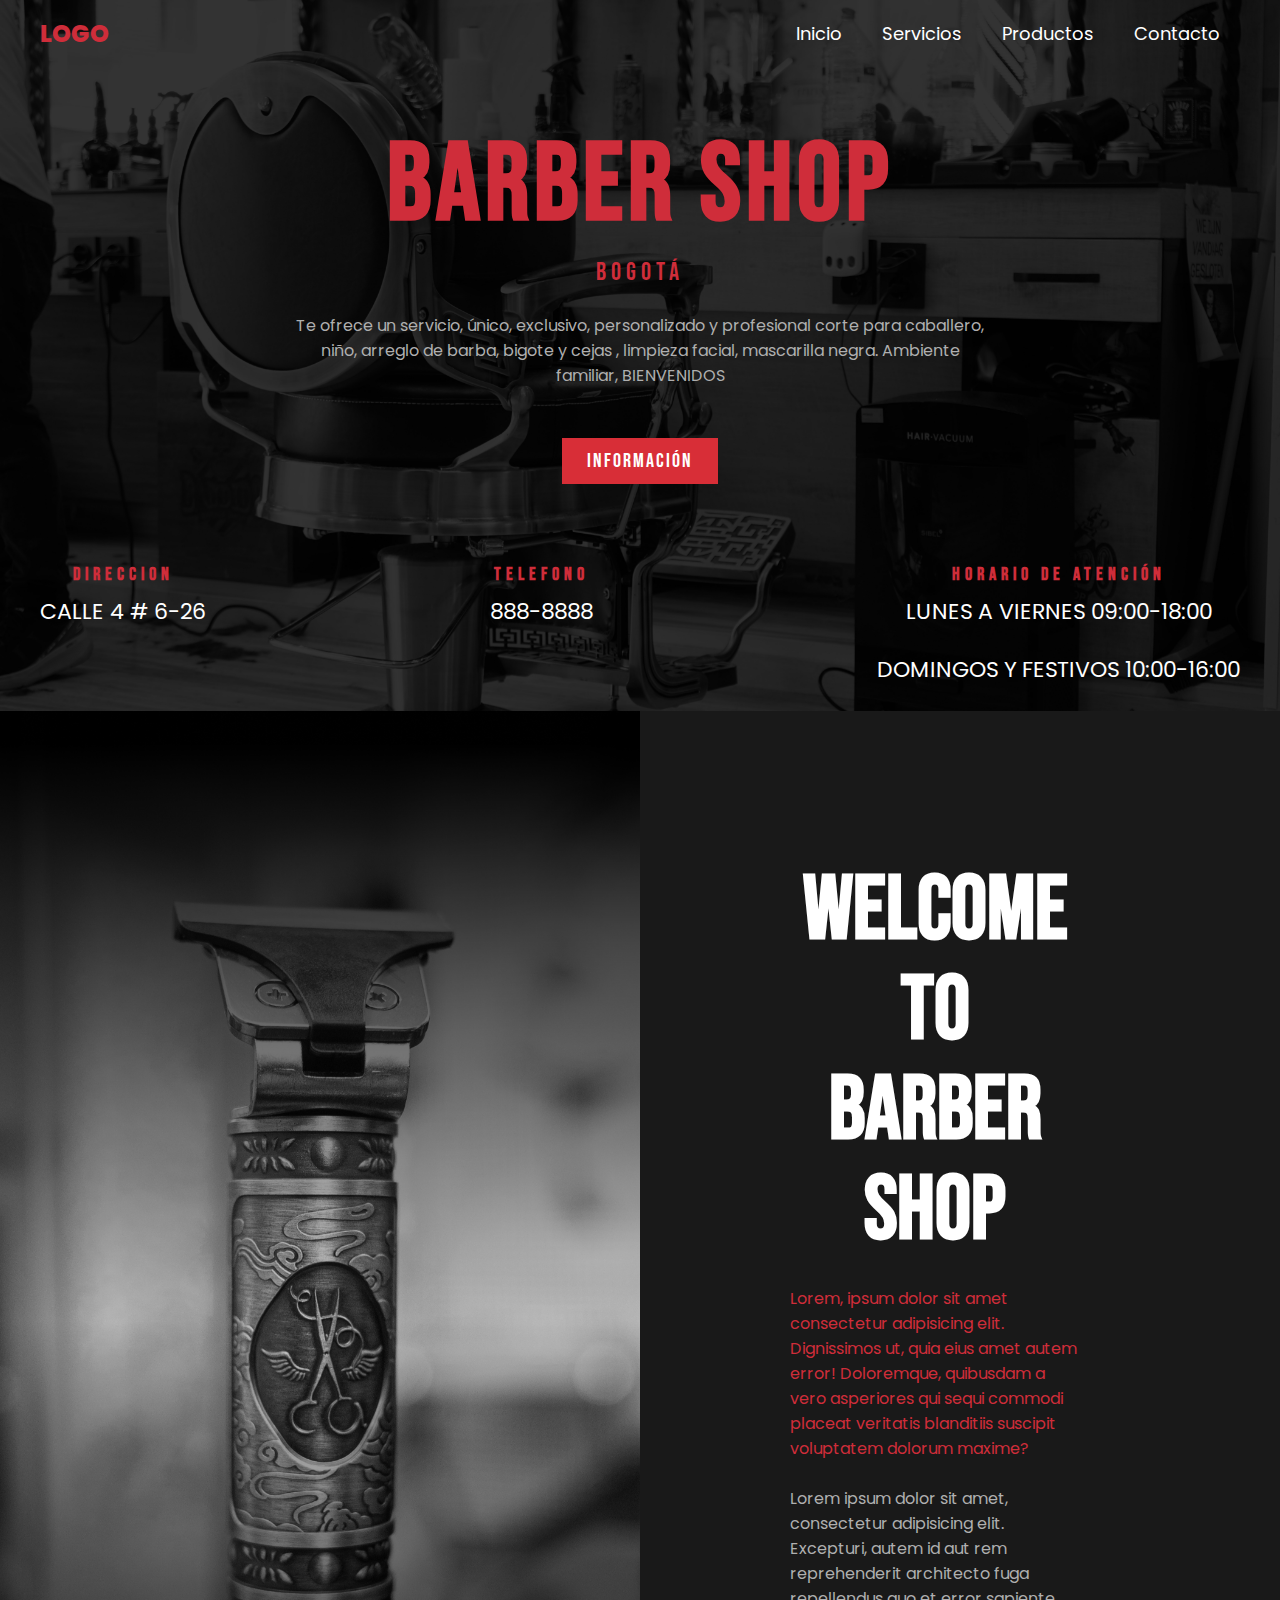
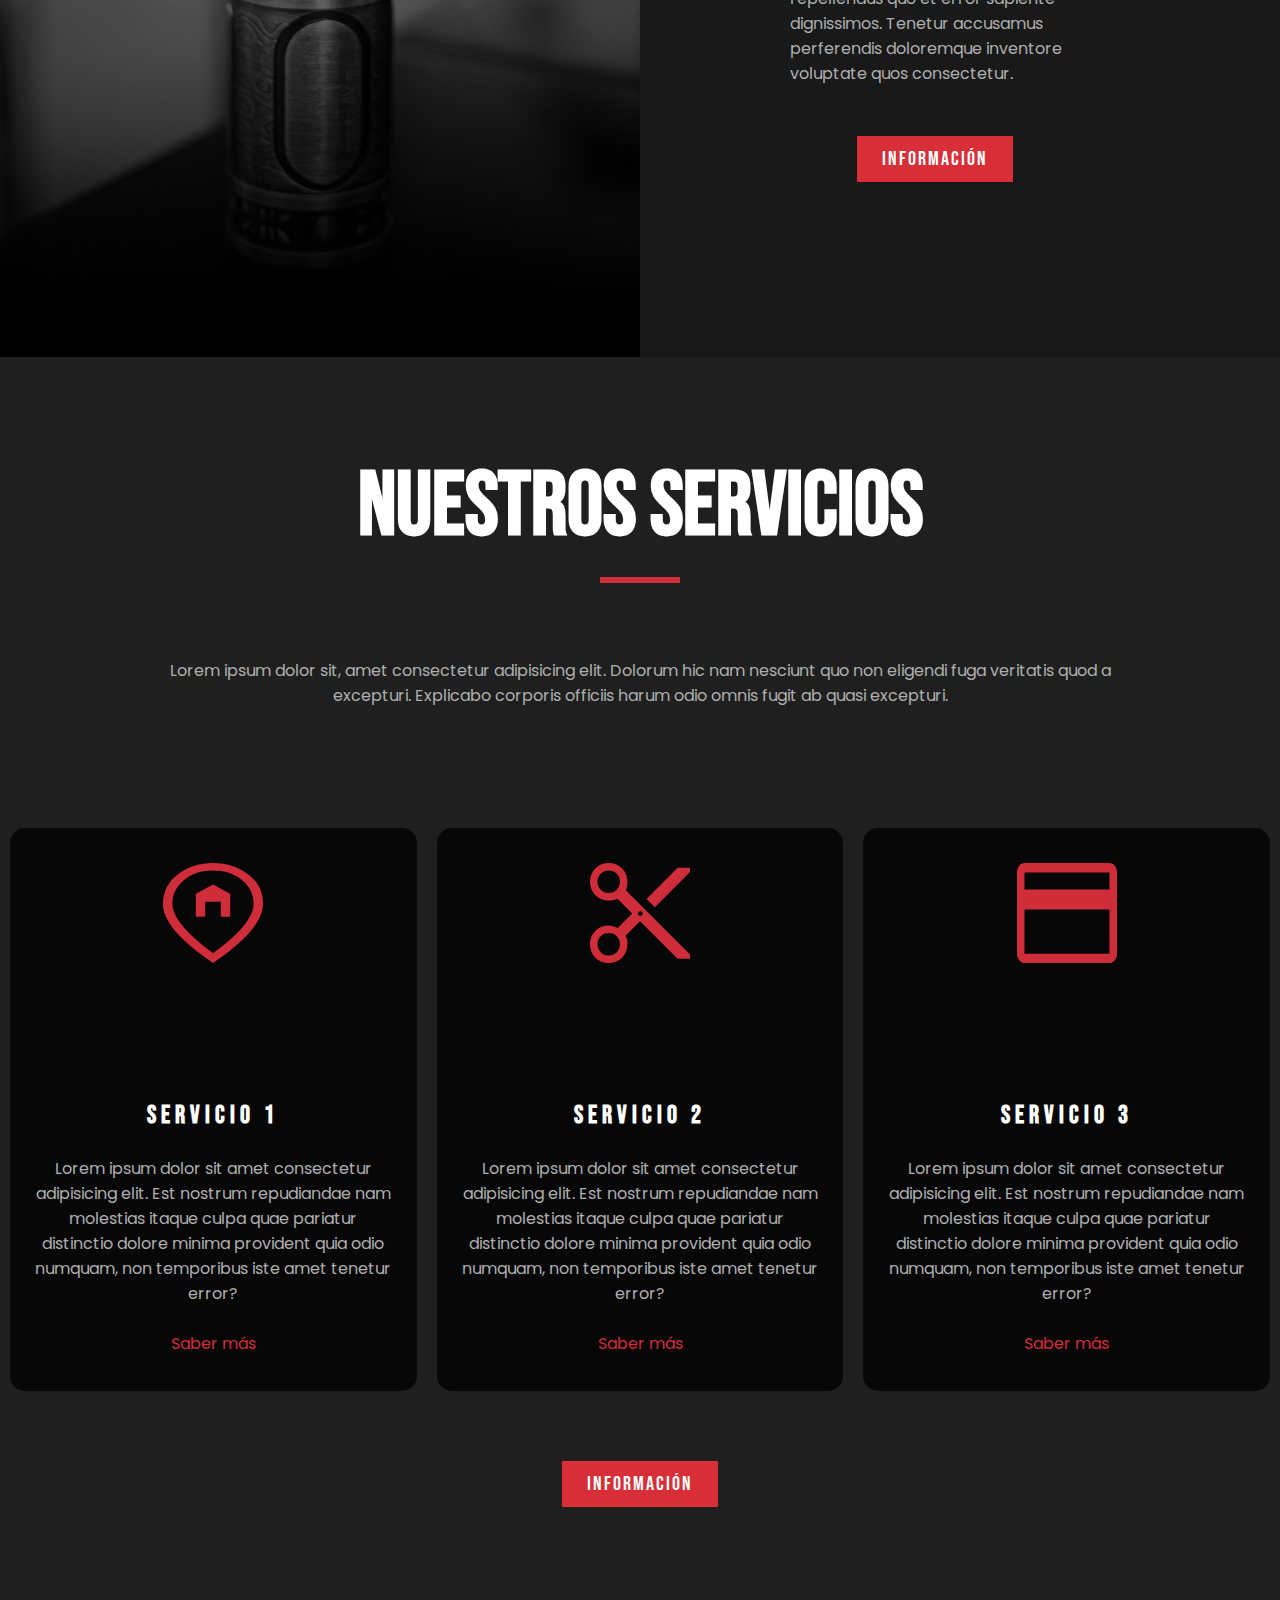
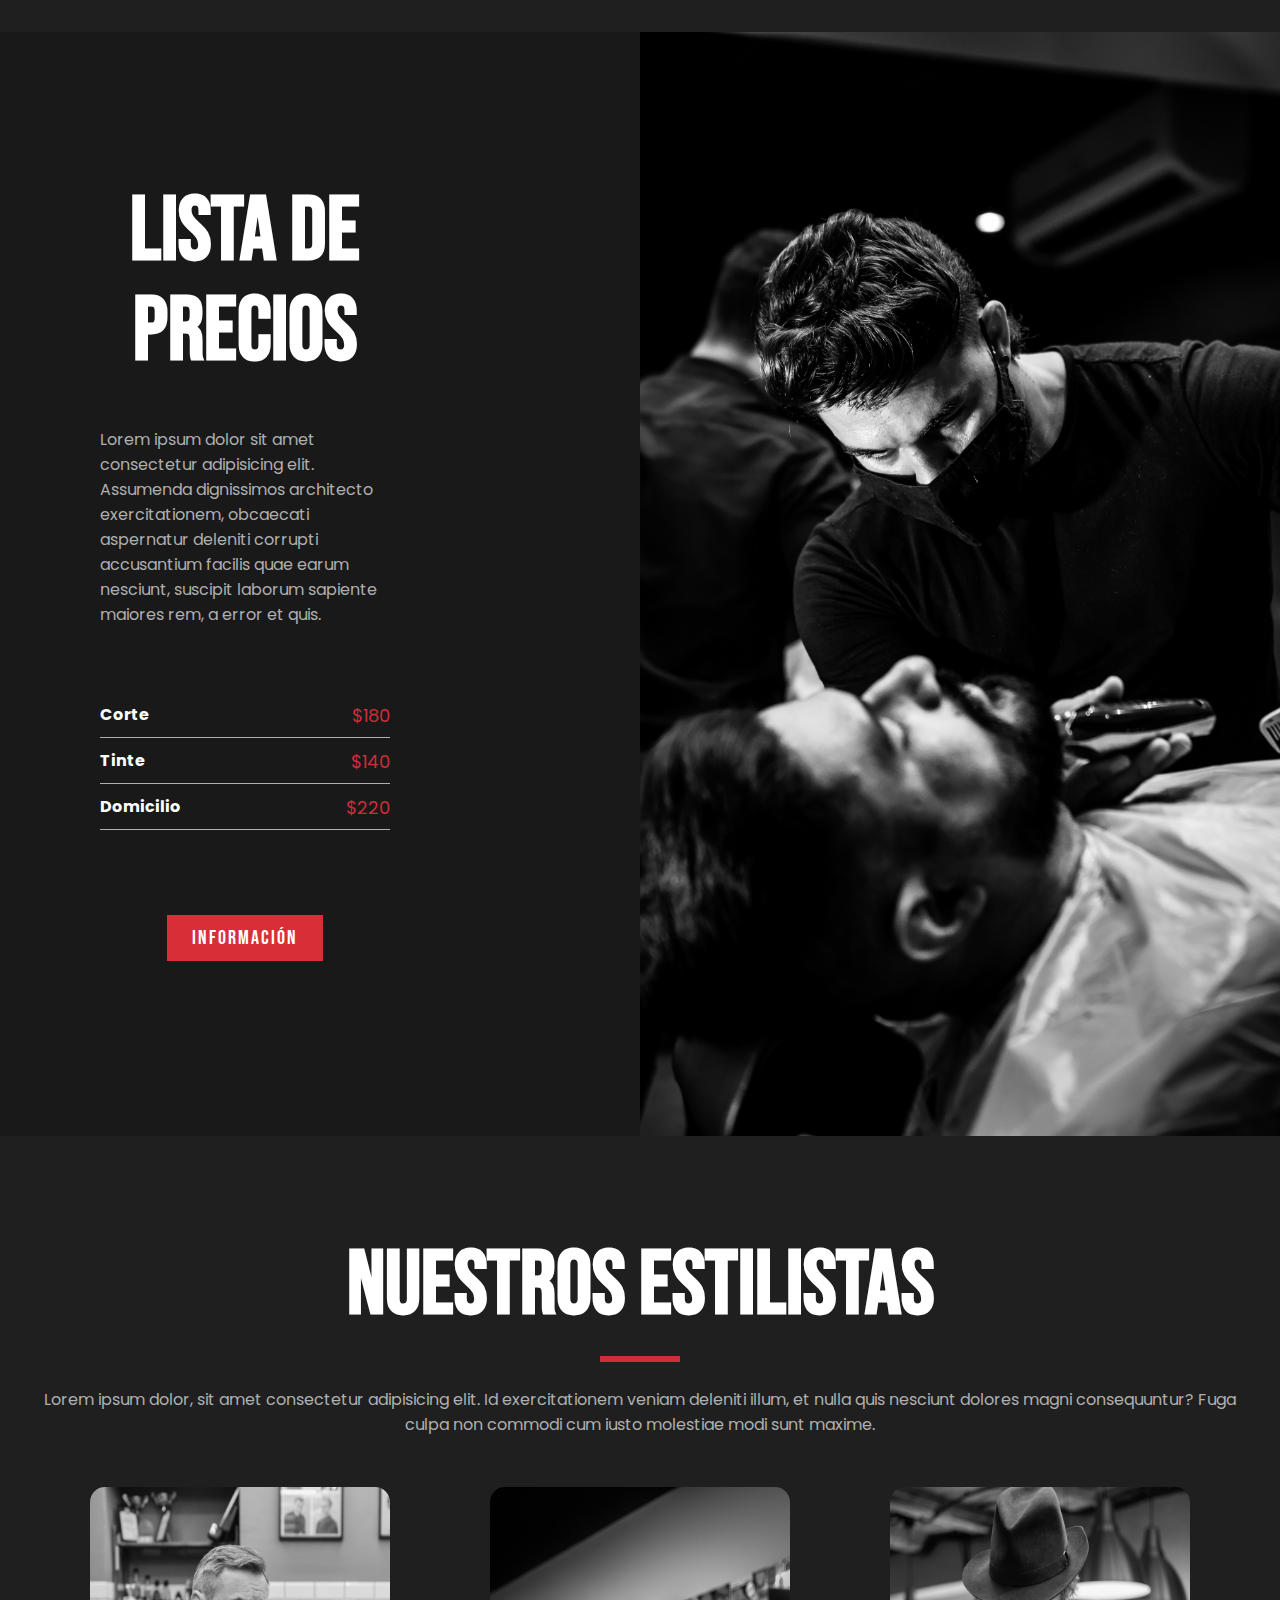
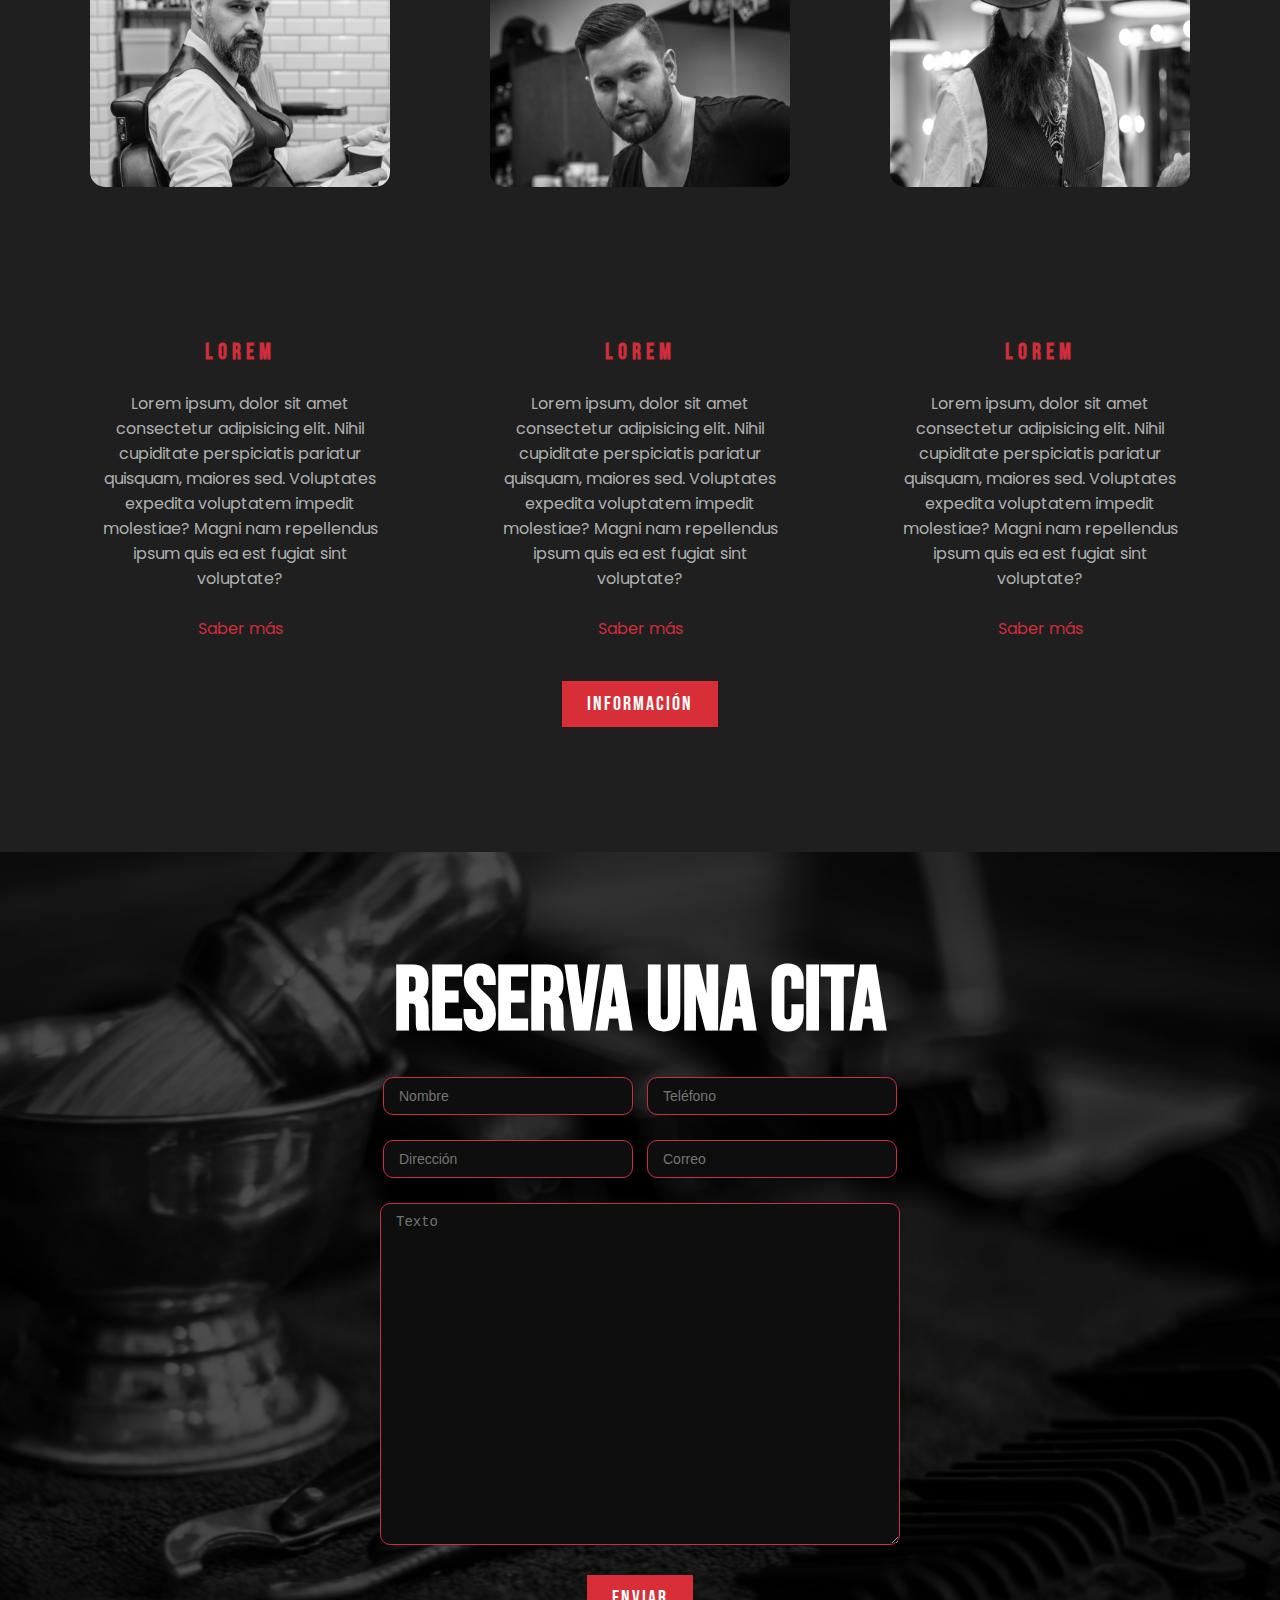
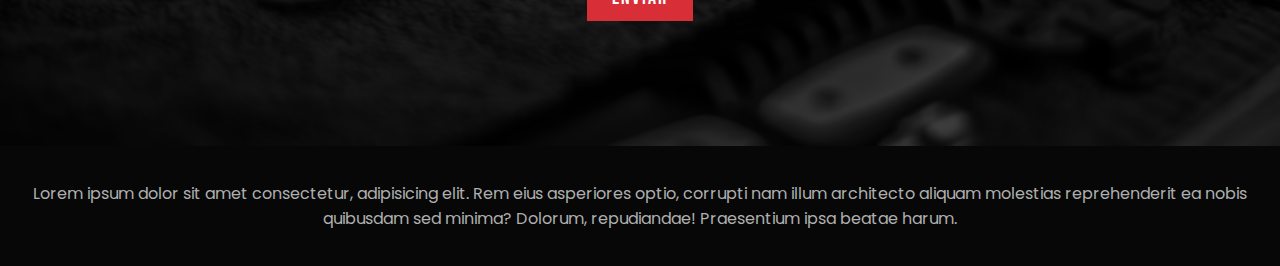
<file: index.html>
<!DOCTYPE html> <!--documento html-->
<html lang="es">    <!--documento html en español-->
<head><!--metadatos del documento-->
    <meta charset="UTF-8"><!--caracteres especiales para documentos en español-->
    <meta http-equiv="X-UA-Compatible" content="IE=edge"> <!--edge como navegador que abrirá el documento-->
    <meta name="viewport" content="width=device-width, initial-scale=1.0"><!--pantalla completa por defecto-->
    <title>Barber shop</title><!--título del documento en la barra de navegación-->
    <link rel="stylesheet" href="styles.css"><!--vínculo con archivo de estilos en css-->
</head><!--fin del header-->

<body><!--cuerpo del documento-->
    <header class="header"><!--etiqueta header se llama con .header-->
        <div class="menu container"><!--contenedor menu container-->
            <a href="#" class="logo">logo</a><!--enlace del logo para devolver al menú principal-->
            <input type="checkbox" id="menu"><!--input de tipo checkbox-->
            <label for="menu"><!--Asocia el al menú con el input checkbox-->
                <img src="images/menu.png" class="menu-icono" alt=""><!--Vincula la imagen con el label menú-->
            </label>
            <nav class="navbar"><!--barra de navegación-->
                <ul><!--inicio de una lista sin orden-->
                    <li><a href="#">Inicio</a></li><!--link de inicio-->
                    <li><a href="#">Servicios</a></li><!--vínculo para llevar a servicios-->
                    <li><a href="#">Productos</a></li><!--vínculo para llevar a productos-->
                    <li><a href="#">Contacto</a></li><!--vínculo para llevar a contactos-->
                </ul><!--fin de la lista sin orden-->
            </nav><!--fin de la barra de navegación-->
        </div><!--fin del contenedor menu container-->
        <div class="header-content container"><!--inicio contenedor header-content container-->
            <div class="header-txt"><!--inicio contenedor header-txt-->
                <h1>Barber shop</h1><!--título de la barbería-->
                <span>Bogotá</span><!--subtítulo-->
                <p><!--párrafo donde llevará descripción breve del negocio-->
                    Te ofrece un servicio, único, exclusivo, personalizado y profesional corte para caballero, 
                    niño, arreglo de barba, bigote y cejas , limpieza facial, mascarilla negra. Ambiente
                    familiar, BIENVENIDOS
                </p><!--fin del párrafo-->
                <a href="#" class="btn-1">Información</a><!--vínculo para obtener más información-->
            </div><!--fin del contenedor header-content container-->
            <div class="header-dir"><!--inicio contenedor header-dir, tiene 3 contenedores dir-->
                <div class="dir"><!--inicio contenedor dir-->
                    <h3>Direccion</h3><!--título dirección-->
                    <p>Calle 4 # 6-26</p><!--párrafo con la dirección del local-->
                </div><!--fin del contenedor header-dir-->
                <div class="dir"><!--Inicio contenedor dir-->
                    <h3>Telefono</h3><!--título con teléfono-->
                    <p>888-8888</p><!--número de teléfono de contacto-->
                </div><!--fin del contenedor dir-->
                <div class="dir"><!--otro contenedor dir-->
                    <h3>Horario de atención</h3><!--título horario de atención-->
                    <p>Lunes a viernes 09:00-18:00</p><!--Horario entre semana-->
                    <p>Domingos y festivos 10:00-16:00</p><!--Horario fines de semana-->
                </div><!--fin del contacto dir-->
            </div><!--Fin del contenedor header-dir-->
        </div><!--fin del contacto header-content container-->
    </header><!--fin del header-->
    <section class="welcome"><!--inicio sección welcome-->
        <div class="welcome-1"><!--contenedor welcome-1 vacío, va a tener una imagen de fondo-->
        </div><!--fin del contenedor welcome-1-->
        <div class="welcome-2"><!--inicio del contenedor welcome-2-->
            <h2>Welcome to barber shop</h2><!--Título de bienvenida-->
            <p class="b1"><!--párrafo b1-->
                Lorem, ipsum dolor sit amet consectetur adipisicing elit. Dignissimos ut, quia eius amet autem error!
                Doloremque, quibusdam a vero asperiores qui sequi commodi placeat veritatis blanditiis suscipit
                voluptatem dolorum maxime?<!--lorem debe ir una breve descripción de la barbería-->
            </p><!--cierre del párrafo b1-->
            <p><!--Inicia otro párrafo-->
                Lorem ipsum dolor sit amet, consectetur adipisicing elit. Excepturi, autem id aut rem reprehenderit
                architecto fuga repellendus quo et error sapiente dignissimos. Tenetur accusamus perferendis doloremque
                inventore voluptate quos consectetur.
            </p><!--finaliza otro párrafo-->
            <div class="welcome-boton"><!--Div contenedor para el botón de información-->
                <a href="#" class="btn-1">Información</a><!--botón de Información-->
            </div><!--finaliza el div contenedor del botón de información-->
        </div><!--finaliza el contenedor welcome-2-->
    </section><!--finaliza la sección welcome-->
    <main class="services-container"><!--Inicia la sección principal-->
        <div class="services-txt"><!--Inicia el contenedor services-txt-->
            <h2>Nuestros servicios</h2><!--título de Nuestros servicios-->
            <hr><!--línea-->
            <p><!--Inicia párrafo-->
                Lorem ipsum dolor sit, amet consectetur adipisicing elit. Dolorum hic nam nesciunt quo non eligendi fuga
                veritatis quod a excepturi. Explicabo corporis officiis harum odio omnis fugit ab quasi excepturi.
            </p><!--finaliza párrafo-->
        </div><!--finaliza el contenedor services-txt-->
        <div class="services-group"><!--Inicia el contenedor servicios group tiene los 3 contenedores de los servicios-->
            <div class="services-1"><!--Inicia el contenedor servicios-1 tiene una imagen, un título, un párrafo descriptivo y un vínculo de enlace-->
                <img src="images/i1.svg" alt=""><!--inserta la imagen i1 en el contenedor servicios-1-->
                <h3>servicio 1</h3><!--Título del primer servicio-->
                <p><!--Descripción del primer servicio-->
                    Lorem ipsum dolor sit amet consectetur adipisicing elit. Est nostrum repudiandae nam molestias
                    itaque culpa quae pariatur distinctio dolore minima provident quia odio numquam, non temporibus iste
                    amet tenetur error?
                </p><!--Finaliza el párrafo descriptivo del primer sevicio-->
                <a href="#">Saber más</a><!--vínculo de servicios-1-->
            </div><!--Finaliza el contenedor de servicios-1-->
            <div class="services-1"><!--Otro contenedor es idéntico porque pertenece a la misma clase-->
                <img src="images/i2.svg" alt=""><!--Imagen del servicio 2-->
                <h3>servicio 2</h3><!--Título del segundo servicio-->
                <p><!--Párrafo descriptivo del segundo servicio-->
                    Lorem ipsum dolor sit amet consectetur adipisicing elit. Est nostrum repudiandae nam molestias
                    itaque culpa quae pariatur distinctio dolore minima provident quia odio numquam, non temporibus iste
                    amet tenetur error?
                </p><!--Finaliza el párrafo descriptivo del segundo servicio-->
                <a href="#">Saber más</a><!--Vínculo para saber más del segundo servicio-->
            </div><!--Finaliza el contenedor del segundo servicio-->
            <div class="services-1"><!--Inicia el contenedor del tercer servicio-->
                <img src="images/i3.svg" alt=""><!--Imagen del tercer servicio-->
                <h3>servicio 3</h3><!--Título del tercer servicio-->
                <p><!--Párrafo descriptivo del tercer párrafo-->
                    Lorem ipsum dolor sit amet consectetur adipisicing elit. Est nostrum repudiandae nam molestias
                    itaque culpa quae pariatur distinctio dolore minima provident quia odio numquam, non temporibus iste
                    amet tenetur error?
                </p><!--Finaliza el párrafo descriptivo del tercer servicio-->
                <a href="#">Saber más</a><!--Vínculo para saber más del tercer servicio-->
            </div><!--Finaliza el contenedor del tercer servicio-->
        </div><!--Finaliza el contenedor de todos los servicios-->
        <a href="#" class="btn-1">Información</a><!--Botón para más información de los servicios-->
    </main><!--Finaliza la sección principal-->
    <section class="prices"><!--Inicia la sección de precios-->
        <div class="prices-1"><!--Inicia el contenedor de los precios-->
            <h2>Lista de precios</h2><!--Título de lista de precios-->
            <p><!--Inicia el párrafo descriptivo-->
                Lorem ipsum dolor sit amet consectetur adipisicing elit. Assumenda dignissimos architecto
                exercitationem, obcaecati aspernatur deleniti corrupti accusantium facilis quae earum nesciunt, suscipit
                laborum sapiente maiores rem, a error et quis.
            </p><!--Finaliza el párrafo descriptivo-->
            <table><!--Inicia una tabla de precios-->
                <tr><!--Define la primera fila de la tabla de precios-->
                    <th>Corte</th><!--primer corte de la tabla de precios-->
                    <td>$180</td><!--valor del primer corte de la tabla de precios-->
                </tr><!--Finaliza la primera fila de la tabla de precios-->
                <tr><!--Inicia la segunda fila de la tabla de precios-->
                    <th>Tinte</th><!--segundo corte de la tabla de precios-->
                    <td>$140</td><!--valor del segundo corte de la tabla de precios-->
                </tr><!--Finaliza la segunda fila de la tabla de precios-->
                <tr><!--Inicia la tercera fila de la tabla de precios-->
                    <th>Domicilio</th><!--tercer corte de la tabla precios-->
                    <td>$220</td><!--valor del tercer corte de la tabla precios-->
                </tr><!--Finaliza la tercera fila de la tabla precios-->
            </table><!--Finaliza la tabla precios-->
            <a href="#" class="btn-1">Información</a><!--Vínculo para más información de los precios-->
        </div><!--Finaliza el contenedor de los precios-1-->
        <div class="prices-2"></div><!--Contenedor vacío, para colocar una imagen de fondo-->
    </section><!--Finaliza la sección de precios-->
    <section class="personal container"><!--Inicia la sección personal container, tiene personal-txt y personal-group-->
        <div class="personal-txt"><!--Inicia el container personal-txt-->
            <h2>Nuestros estilistas</h2><!--Título Nuestros estilistas-->
            <hr><!--Línea-->
            <p><!--Inicia un párrafo descriptivo-->
                Lorem ipsum dolor, sit amet consectetur adipisicing elit. Id exercitationem veniam deleniti illum, et
                nulla quis nesciunt dolores magni consequuntur? Fuga culpa non commodi cum iusto molestiae modi sunt
                maxime.
            </p><!--Finaliza el párrafo descriptivo-->
        </div><!--Finaliza el contenedor personal-txt-->
        <div class="personal-group"><!--Inicia el contenedor personal-group, tiene los contenedores personal-1-->
            <div class="personal-1"><!--Inicia el contenedor personal-1-->
                <img src="images/b1.jpg" alt=""><!--imagen b1-->
                <h3>Lorem</h3><!--Título-->
                <p><!--Párrafo descriptivo-->
                    Lorem ipsum, dolor sit amet consectetur adipisicing elit. Nihil cupiditate perspiciatis pariatur
                    quisquam, maiores sed. Voluptates expedita voluptatem impedit molestiae? Magni nam repellendus ipsum
                    quis ea est fugiat sint voluptate?
                </p><!--Finaliza el párrafo descriptivo-->
                <a href="#">Saber más</a><!--Vínculo para saber más-->
            </div><!--Finaliza el primer elemento del contenedor personal-1-->
            <div class="personal-1"><!--Inicia el segundo elemento del contenedor personal-1-->
                <img src="images/b2.jpg" alt=""><!--imagen b2-->
                <h3>Lorem</h3><!--Título-->
                <p><!--Párrafo descriptivo-->
                    Lorem ipsum, dolor sit amet consectetur adipisicing elit. Nihil cupiditate perspiciatis pariatur
                    quisquam, maiores sed. Voluptates expedita voluptatem impedit molestiae? Magni nam repellendus ipsum
                    quis ea est fugiat sint voluptate?
                </p><!--Finaliza el párrafo descriptivo-->
                <a href="#">Saber más</a><!--Vínculo para saber más-->
            </div><!--Finaliza el segundo elemento del contenedor personal-1-->
            <div class="personal-1"><!--Inicia el tercer elemento del contenedor personal-1-->
                <img src="images/b3.jpg" alt=""><!--imagen b3-->
                <h3>Lorem</h3><!--Título-->
                <p><!--Párrafo descriptivo-->
                    Lorem ipsum, dolor sit amet consectetur adipisicing elit. Nihil cupiditate perspiciatis pariatur
                    quisquam, maiores sed. Voluptates expedita voluptatem impedit molestiae? Magni nam repellendus ipsum
                    quis ea est fugiat sint voluptate?
                </p><!--Finaliza el párrafo descriptivo-->
                <a href="#">Saber más</a><!--Vínculo para saber más-->
            </div><!--Finaliza el contenedor personal-1-->
        </div><!--Finaliza el contenedor personal-group-->
        <a href="#" class="btn-1">Información</a><!---->
    </section><!--Finaliza la sección personal container-->
    <footer><!--Inicia footer-->
        <div class="footer-bg"><!--Inicia contenedor footer-bg-->
            <h2>Reserva una cita</h2><!--Título para reservar cita-->
            <form><!--Inicia un formulario-->
                <div class="campo-1"><!--Inicia el primer elemento del contenedor campo-1-->
                    <input class="campo" type="text" placeholder="Nombre"><!--input para llenar el nombre-->
                    <input class="campo" type="number" placeholder="Teléfono"><!--input para llenar el teléfono-->
                </div><!--Finaliza el primer elemento del contenedor campo-1-->
                <div class="campo-1"><!--Inicia el segundo elemento del contenedor campo-1-->
                    <input class="campo" type="text" placeholder="Dirección"><!--input para llenar la dirección-->
                    <input class="campo" type="email" placeholder="Correo"><!--input para llenar el correo electrónico-->
                </div><!--Finaliza segundo elemento del contenedor campo-1-->
                <textarea class="campo" cols="30" rows="20" placeholder="Texto"></textarea><!--Espacio para que el usuario deje un comentario-->
                <input type="submit" value="Enviar" class="btn-1"><!--Botón para enviar comentarios-->
            </form><!--Finaliza el formulario-->
        </div><!--Finaliza el contenedor gooter-bg-->
        <div class="footer-txt"><!--Inicia el contenedor footer-txt-->
            <p><!--Párrafo descriptivo-->
                Lorem ipsum dolor sit amet consectetur, adipisicing elit. Rem eius asperiores optio, corrupti
                nam illum architecto aliquam molestias reprehenderit ea nobis quibusdam sed minima? Dolorum,
                repudiandae! Praesentium ipsa beatae harum.
            </p><!--Fin del párrafo descriptivo-->
        </div><!--Fin del contenedor footer-txt-->
    </footer><!--Fin del footer-->
</body><!--Fin del body-->
</html><!--Fin del documento-->
</file>
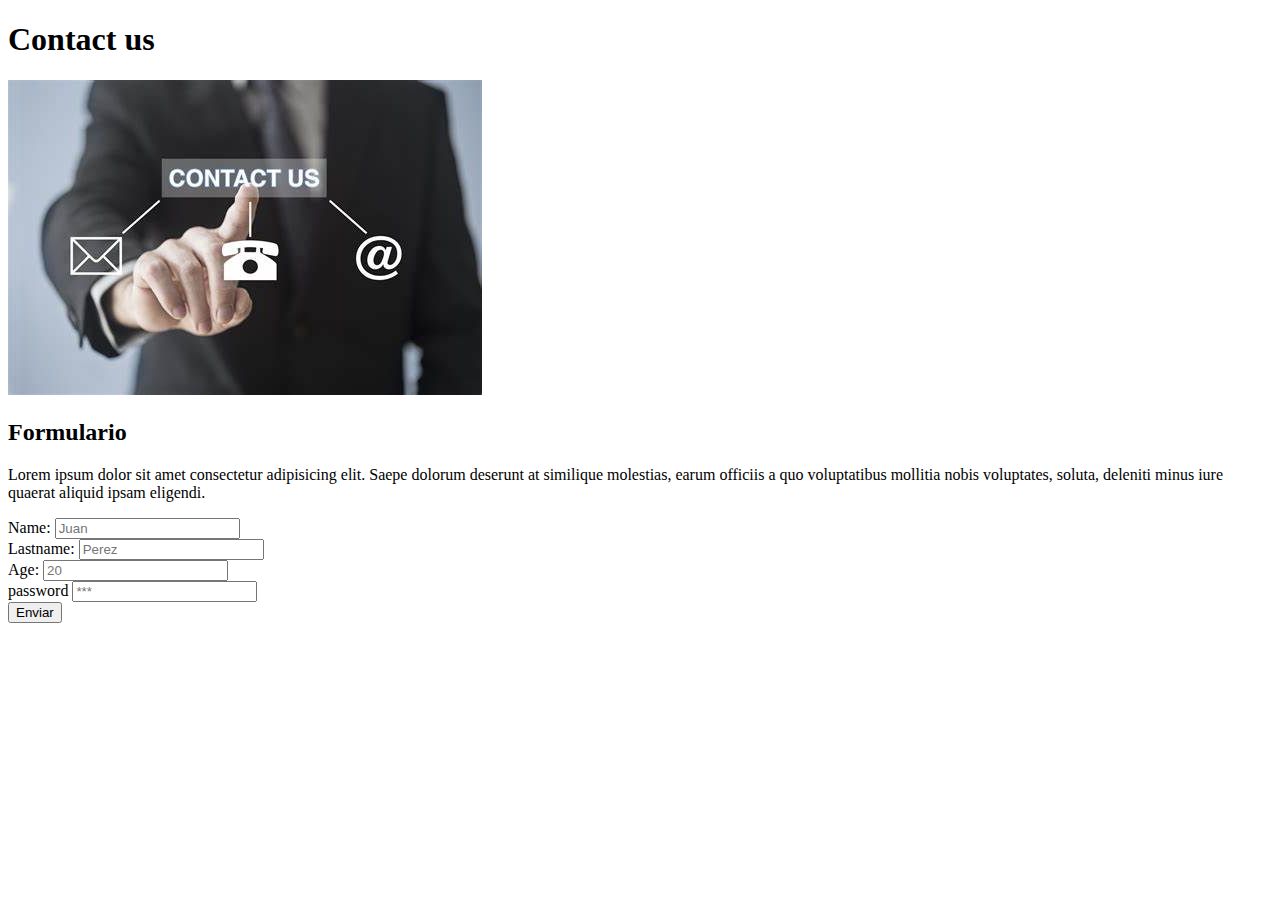
<file: contact.html>
<!DOCTYPE html>
<html lang="en">
<head>
    <meta charset="UTF-8">
    <meta name="viewport" content="width=device-width, initial-scale=1.0">
    <title>Contact us</title>
</head>
<body>
    <header>
        <h1>Contact us</h1>
        <img src="contact us.jpeg">
    </header>
    <main>
        <div>
            <h2>
                Formulario
            </h2>
            <p>Lorem ipsum dolor sit amet consectetur adipisicing elit. Saepe dolorum deserunt at similique molestias, earum officiis a quo voluptatibus mollitia nobis voluptates, soluta, deleniti minus iure quaerat aliquid ipsam eligendi.</p>
        </div>
        <form>
            <div>
                <label for="nombre">Name: </label>
                <input type="text" name="nombre" placeholder="Juan">
            </div>
            <div>
                <label for="apellido">Lastname: </label>
                <input type="text" name="apellido" placeholder="Perez">
            </div>
            <div>
                <label for="edad">Age: </label>
                <input type="number" name="edad" placeholder="20"/>
            </div>
            <div>
                <label for="password">password</label>
                <input type="password" name="contraseña" placeholder="***"/>
            </div>
            <div>
                <button>Enviar</button>
            </div>
        </form>        
    </main>
    <footer>
    </footer>
</body>
</html>
</file>
<file: styles.css>
@import url('https://fonts.googleapis.com/css2?family=Poppins:ital,wght@0,100;0,200;0,300;0,400;0,500;0,600;0,700;0,800;0,900;1,100;1,200;1,300;1,400;1,500;1,600;1,700;1,800;1,900&display=swap');
@import url('https://fonts.googleapis.com/css2?family=Bebas+Neue&display=swap');
/*se importaron letras de google font*/
/* font-family: 'Bebas neue', cursiva;*/
* { /*Reset del documento*/
    margin: 0;/*reset*/
    padding: 0;/*reset*/
    box-sizing: border-box;/*reset*/
    text-decoration: none;/*reset*/
    list-style: none;/*reset*/
}
body { /*Cuerpo de la página, abajo del head*/
    font-family: 'poppins', sans-serif;/*se usaron la letra poppin importada*/
    background-color: #1f1f1f;/*color del fondo*/
}
.container { /*Div conteiner que tiene una imagen y el menu*/
    max-width: 1200px; /*máximo de ancho de la página*/
    margin: 0 auto; /*sin margen*/
}
.header {/*Sección header, está dentro del body, tiene los contenedores menu-conteiner y header-content container*/
    background-image: url(images/bg.jpg);/*llama a la imagen bg de la carpeta images*/
    background-position: center top;/*específica la posición inicial de una imagen en el fondo*/
    background-repeat: no-repeat;/*para no repetir la imagen*/
    background-size: cover;/*cubre todo el header*/
    min-height: 70vh;/*altura mínima de la imagen es del 70%*/
    display: flex;/*el contenedor y sus elementos se podran organizar de forma flexible*/
    align-items: center;/*centra verticalmente la imagen*/
}
.menu {/*Primer div contenedor */
    position: absolute;/*el contenedor se posicionará en el borde más cercano*/
    top: 0;/*posición vertical con respecto a su contenedor*/
    left: 0;/*posición con respecto al borde izquierdo*/
    right: 0;/*posición con respecto al borde derecho*/
    display: flex;
    align-items: center;/*centra los elementos*/
    justify-content: space-between;/* guarda espacio entre los elementos*/
    z-index: 1000;/*el menor se posiciona delante de cualquier elemento*/
}
.logo {/*Enlace del logo de la barbería*/
    font-size: 24px; /* tamaño de letra*/
    color: #cf2d3a; /*color de letra*/
    font-weight: 800; /* ancho de la fuente*/
    text-transform: uppercase; /*transformar a mayúsculas*/
}
.menu .navbar ul li {/*Llama a los div contenedores menu y navbar, así como a la lista que contienen*/
    position: relative; /*para que los enlaces se acomoden a la izquierda*/
    float: left;/*alinear a la izquierda*/
}
.menu .navbar ul li a {/*Llama a los div contenedores menu y navbar, así como a la lista y el botón que contienen*/
    font-size: 18px; /*tamaño de letra*/
    padding: 20px;/*espacio entre el borde del contenedor menu y el contenido*/
    color: #ffffff;/*color de los ítems blanco*/
    display: block; /*para que se coloque bien el padding*/
}
.menu .navbar ul li a:hover {/*Evento de pasar por encima del navbar y el menú*/
    color: #cf2d3a;/*cambia el texto a color rojo*/
}
#menu { /*Input del div contenedor menu container*/
    display: none;/*para ocultar el input*/
}
.menu-icono {/*Img del menú*/
    width: 25px;/*ancho del ícono*/
}
.menu label {/*Llama al label del div contenedor menu*/
    cursor:pointer;/*para que el cursor cambie al dedo cuando pase por las opciones*/
    display: none;/*oculta el cursor reemplazado*/
}
.header-txt {/*Div contenedor que contiene un h1, un span, un enlace y un párrafo*/
    text-align: center;/*centrar texto*/
    margin-bottom: 45px;/*margen inferior*/
}
.header-txt h1, span, h3 {/*Se llaman todos los h1, span y h3 del div contenedor header-txt*/
    font-size: 110px;/*tamaño de letra*/
    letter-spacing: 5px;/*espaciado*/
    text-transform: uppercase;/*mayúsculas*/
    font-family: 'Bebas neue', cursiva;/*letra importada*/
    color: #cf2d3a;/*color rojo*/
    margin-bottom: 5px;/*margen inferior*/
    margin-top: 120px;/*margen superior*/
}
.header-txt span {/*Llama al span del div contenedor header-txt*/
    font-size: 25px;/*tamaño de la fuente*/
}
.header-txt p {/*Llama al párrafo del div contenedor header-txt*/
    color: #AFAFAF;/*color gris para el párrafo*/
    padding: 0 250px;/*espacio superior e inferior de 0 y entre izquierda y derecha de 250px*/
    margin: 25px 0;/*margen superior e inferior de 25px y derecho e izquierdo de 0px*/
}
.btn-1 {/*Botones del documento*/
    display: inline-block;/*permite que se acomode en una línea de texto*/
    padding: 11px 25px;/*espacio superior e inferior de 11px y derecha e izquierda de 25px*/
    background-color: #d82e37;/*color del botón*/
    color: #ffffff;/*color de la letra del botón*/
    text-transform: uppercase;/*letra mayúscula*/
    letter-spacing: 2px;/*espaciado*/
    font-size: 20px;/*tamaño de letra*/
    font-family: 'Bebas Neue', cursive;/*fuente de letra*/
    margin: 25px 0;/*margen superior de 25px e inferior de 0px*/
    border: 0;/*elemento sin borde*/
}
.btn-1:hover {/*Animación del evento cuando el puntero pasa por btn-1*/
    background-color: #b4272e;/*cambia de color cuando el puntero pasa por encima*/
}
.header-dir {/*Div contenedor que tiene 3 contenedores dir*/
    display: flex;/*permite las funciones justify-content y text-align*/
    justify-content: space-between;/*da espaciado entre los elementos*/
    text-align: center;/*centra verticalmente los elementos*/
    margin-top: 20px;/*margen superior de 20px*/
}
.dir h3 {/*Título h3 del div contenedor dir*/
    font-size: 18px;/*tamaño de letra de 18px*/
    margin-top: 10px;/*margen superior de 10px*/
}
.dir p {/*Párrafo del div contenedor dir*/
    font-size: 22px;/*tamaño de letra*/
    color: #ffffff;/*color de letra*/
    text-transform: uppercase;/*mayúscula*/
    margin-top: 10px;/*margen superior*/
}
.welcome { /*Sección que tiene 2 div contenedores, welcome-1 y welcome-2*/
    display: flex;/*hace que un contenedor y sus elementos se puedan organizar de forma flexible*/
}
.welcome-1 { /*Div contenedor vacío para colocar una imagen en su fondo*/
    background-image: url(images/a1.jpg);/*imagen de fondo*/
    background-position: center center;/*posiciona la imagen en el centro del contenedor vacío*/
    background-repeat: no-repeat;/*para que no se repita la imagen*/
    background-size: cover;/*pone una imagen en el fondo de un contenedor, manteniendo la proporcionalidad de la imagen*/
    width: 50%;/*establece el ancho del contenedor .welcome-1 con relación a .welcome*/
}
.welcome-2 {/*Div contenedor de dos párrafos, un h2 y un enlace*/
    width: 50%;/*ocupa el 50% del ancho de .welcome*/
    padding: 150px 200px 150px 150px;/*arriba 150px, derecha 200px, abajo 150px, izquierda 150px*/
    background-color: #191919;/*color negro de fondo*/
}
h2 {/*Llama a todos los h2 del documento*/
    text-align: center;/*centra todos los títulos h2*/
    font-size: 90px;/*tamaño de letra*/
    line-height: 100px;/*indica la altura de cada línea de texto*/
    color: #ffffff;/*color blanco para todos los h2*/
    text-transform: uppercase;/*mayúsculas*/
    font-family: 'Bebas neue', cursiva;/*fuente de letra*/
    margin-bottom: 20px;/*margen inferior*/
}
p {/*Llama a todos los párrafos del documento*/
    font-size: 16px;/*tamaño de la letra*/
    color: #AFAFAF;/*color gris para todos los párrafos*/
    margin: 25px 0;/*margen superior e inferior*/
}
.b1 {/*Primer párrafo del contenedor .welcome*/
    color: #cf2d3a;/*color rojo*/
}
.welcome-boton {/*Div container del botón del div container welcome-2*/
    display: flex;/*permite usar justify content*/
    justify-content: center;/*para centrar el botón*/
}
.services-container {/*Seccion main que tiene los div contenedores services-txt y services-group*/
    padding: 100px 0;/*espacio superior e inferior de 100px, de izquierda y derecha de 0*/
    text-align: center;/*centrar texto*/
}
.services-txt {/*Div contenedor que tiene un título, una línea y un párrafo*/
    display: flex;/*permite las funciones flex-direction y align-items*/
    flex-direction: column;/*alinea los ítems por columna*/
    align-items: center;/*alinea los ítems en el centro*/
}
hr {/*Línea*/
    border: 3px solid #cf2d3a;/*aumenta el grosor de la línea, da color rojo*/
    width: 80px;/*establece el ancho de la línea en 80px*/
}
.services-txt p {/*Párrafo del div contenedor services-txt*/
    padding: 50px 150px;/*espacio de arriba y abajo en 50px y de izquierda a derecha de 150px*/
}
.services-group {/*Div contenedor que tiene 3 contenedores services-1*/
    display: flex;/*permite las funciones justify-content*/
    justify-content: space-between;/*espaciado entre los contenedores services-1*/
    margin: 45px 0;/*margen de 45px superior y 0 inferior*/
}
.services-1 {/*Div contenedor de cada servicio, tiene una imagen, un título, un párrafo descriptivo y un vínculo*/
    background-color: #070707;/*color de fondo de cada contenedor*/
    padding: 35px 25px;/*espaciado de arriba y abajo de 35px y 25px de izquierda y derecha*/
    margin: 0 10px;/*margen superior de 0, inferior de 10px*/
    border-radius: 15px;/*redondea el borde*/
}
.services-1 img {/*Imagen del div contenedor services-1*/
    width: 100px;/*ancho de la imagen*/
    height: auto;/*selecciona automáticamente la altura con respecto al ancho*/
    margin-bottom: 10px;/*margen inferior de 10px*/ 
}
.services-1 h3 {/*Título del div contenedor services-1*/
    font-size: 25px;/*tamaño del título del contenedor services-1*/
    color: #ffffff;/*color del título del contenedor services-1*/
}
.services-1 a {/*Botón vínculo del div contenedor services-1*/
    color: #cf2d3a;/*color del botón del contenedor services-1*/
    font-size: 16px;/*tamaño de la fuente del botón*/
}
.prices {/*Sección prices, tiene 2 contenedores, prices-1 y prices-2*/
    display: flex;/*para que sus elementos se muevan según las funciones que proporciona display: flex*/
}
.prices-1 {/*Div que tiene un título, un párrafo, un botón y una tabla de precios*/
    display: flex;/*activé display: flex para usar flex-direction y align-items*/
    flex-direction: column;/*para que los elementos se alineen por columnas*/
    align-items: center;/*Para centrar los elementos del div contenedor prices-1*/
    width: 50%;/*el div contenedor prices-1 tendrá un ancho del 50%*/
    padding: 150px 250px 150px 100px;/*arriba 150px, derecha 250px, abajo 150px, izquierda 100px*/
    background-color: #191919;/*color de fondo negro del div contenedor prices-1*/
}
table {/*Tabla de precios*/
    margin: 50px 0;/*margen de 50px para arriba y abajo. 0 para izquierda y derecha*/
    width: 100%;/*ancho del 100% del div contenedor prices-1, descontando el margen y el padding*/
    text-align: left;/*texto a la izquierda de cada fila*/
    border-collapse: collapse;/*sin espaciado adicional entre las celdas y el borde de la tabla*/
}
tr {/*Cada fila de la tabla precios*/
    display: flex;/*Activa las funciones display: flex*/
    justify-content: space-between;/*espaciado entre los valores de cada fila*/
    border-bottom: 1px solid #afafaf;/*borde del margen inferior de cada fila*/
    margin-bottom: 10px;/*margen inferior de cada fila*/
}
th {/*Cada corte de la tabla de precios*/
    color: #ffffff;/*color blanco para la letra*/
    padding-bottom: 10px;/*espacio entre la parte inferior del margen de cada fila y el elemento*/
}
td {/*Cada valor de cada corte de la tabla precios*/
    color: #cf2d3a;/*color rojo para el valor de los cortes*/
    font-size: large;/*Tamaño un poco más grande para el valor de los precios de los cortes*/
}
.prices-2 {/*Div contenedor dentro de prices, está vacío para dejar una imagen de fondo allí*/
    background-image: url(images/a2.jpg);/*imagen a2 de fondo*/
    background-position: center center;/*posición horizontal y vertical en el centro*/
    background-repeat: no-repeat;/*para no repetir la imagen*/
    background-size: cover;/*para que la imagen ocupe todo el fondo*/
    width: 50%;/*el contenedor prices-2 ocupará el 50% del contenedor prices*/
}
.personal { /*Sección personal, tiene 2 div container, personal-1 y personal-group */
    padding: 100px 0;/*espaciado de arriba y abajo de 100px, de izquierda y derecha de 0*/
    text-align: center;/*centra el texto*/
}
.personal-txt {/*Div container que tiene un título, una línea y un párrafo*/
    display: flex;/*activa las funciones de display:flex*/
    flex-direction: column;/*alinea verticalmente los elementos del div container personal-txt*/
    align-items: center;/*alinea al centro los elementos del div container personal-txt*/
    text-align: center;/*centra el texto del div container personal-txt*/
    margin-bottom: 25px;/*margen de abajo de 25px*/
}
.personal-group{/*Div container que tiene 3 div container llamados personal-1 y un enlace*/
    display: flex;/*activa las funciones de display:flex*/
    justify-content: space-between;/*espaciado entre los elementos*/
    margin-bottom: 15px;/*margen de abajo de 15px*/
}
.personal-1 {/*Div container, tiene una imagen, un título y un párrafo*/
    text-align: center;/*alinea el texto en el centro*/
}
.personal-1 img {/*Llama a la imagen del div container personal-1*/
    width: 300px;/*ancho de 300px de la imagen*/
    height: auto;/*alto automático para el ancho proporcionado*/
    border-radius: 15px;/*bordea las esquinas de la imagen*/
    margin-bottom: 25px;/*margen inferior de 25px*/
}
.personal-1 h3 {/*Llama al título del div container personal-1*/
    font-size: 22px;/*tamaño de la fuente de 22px*/
}
.personal-1 p {/*Llama al párrafo del div container personal-1*/
    padding: 0 50px;/*espaciado de arriba y abajo de 0, de izquierda y derecha de 50px*/
}
.personal-1 a {/*Llama al enlace del div container personal-1*/
    color: #cf2d3a;/*color rojo del enlace del div container personal-1*/
}
.footer-bg {/*Llama al div container footer-bg, tiene un título y un formulario*/
    background-image: url(images/bg-2.png);/*establece la imagen de fondo bg-2*/
    background-position: center center;/*centra la imagen de fondo*/
    background-repeat: no-repeat;/*para que no se repita la imagen de fondo*/
    background-size: cover;/*para que la imagen de fondo ocupe todo el div container footer-bg*/
    text-align: center;/*centra el texto*/
    padding: 100px 0;/*espaciado de arriba y abajo de 100px, de izquierda y derecha de 0*/
}
form {/*Llama el formulario del div container footer-bg*/
    display: flex;/*activa las funcioner display:flex*/
    flex-direction: column;/*acomoda los elementos del form por las columnas*/
    align-items: center;/*centra los ítems del formulario*/
}
.campo-1 {/*Div container dentro del formulario*/
    margin-bottom: 15px;/*espaciado inferior de 15px*/
}
.campo {/*Llama a los inputs del formulario*/
    margin: 5px;/*margen de 5px en cada lado*/
    padding: 10px 15px;/*espaciado de 10px de arriba y abajo, de 15px de izquierda y derecha*/
    width: 250px;/*ancho de 250px*/
    background-color: #0e0e0e;/*fondo de color negro*/
    border: 1px solid #cf2d3a;/*borde de color rojo*/
    outline: none;/*no añade efecto visual al contorno*/
    border-radius: 10px;/*redondea los bordes*/
    color: #ffffff;/*color blanco*/
    font-size: 14px;/*tamaño de letrade 14px*/
}
textarea {/*Área para dejar comentarios*/
    width: 520px !important;/*ancho del text area, la propiedad !important da prioridad a la instrucción*/
}
.footer-txt {/*Último párrafo*/
    text-align: center;/*centra el texto*/
    padding: 10px;/*espaciado de 10px*/
    background-color: #070707;/*fondo de color negro*/
}
@media(max-width: 991px){/*Modo para no cambiar los estilos cuando se restaura la pestaña*/
    .menu{/*Primer div contenedor */
        padding: 20px;/*espaciado de 20px*/
    }
    .menu label {/*Llama al label del div contenedor menu*/
        display: initial;/*devuelve los valores iniciales de los elementos*/
    }
    .menu .navbar{/*Llama a los div contenedores menu y navbar*/
        position: absolute;/*posiciona los elementos sin afectar a los demás*/
        top: 100%;/*desplaza hacia abajo el contenedor*/
        left: 0;/*borde izquierdo del contenedor alineado con el borde izquierdo del elemento*/
        right: 0;/*borde derecho del contenedor alineado con el borde derecho del elemento*/
        background-color: #1f1f1f;/*fondo negro de los div contenedores*/
        display: none;/*invisibiliza los elementos de la página en el modo resize*/
    }
    .menu .navbar ul li {/*Llama a los div contenedores menu y navbar, así como a la lista que contienen*/
        width: 100%;/*ancho del 100% del div contenedor*/
    }
    #menu:checked ~ .navbar {/*Llama al div contenedor menu, a sus hermanos, a navbar y a sus hermanos*/
        width: initial;/*ancho inicial*/
    }
    .header {/*Llama al header*/
        min-height: 0vh;/*mínima altura de de 0vh*/
    }
    .header-content {/*Llama al div contenedor header-content*/
        padding: 80px 30px 50px 30px;/*arriba 80px, derecha 30px, abajo 50px, izquierda 30px*/
    }
    .header-txt {/*Llama al div contenedor header-txt*/
        margin-bottom: 15px;/*margen inferior de 15px*/
    }
    .header-txt h1 {/*Llama al título del div contenedor header-txt*/
        font-size: 90px;/*tamaño de letra de 90px*/
    }
    .header-txt {/*Llama al div contenedor header-txt*/
        padding: 0;/*sin espaciado*/
        margin: 15px 0;/*margen superior e inferior de 15px, 0 de izquierda y derecha*/
    }
    .margin-dir {/**/
        flex-direction: column;/*alinea verticalmente los elementos*/
    }
    .dir p {/*Llama al párrafo del div contenedor dir*/
        font-size: 18px;/*tamaño de 18px para la letra del párrafo*/
    }
    .welcome-1 {/*Llama al div contenedor welcome-1*/
        display: none;/*los elementos del div contenedor welcome-1 desaparecerán si la pestaña es muy pequeña*/
    }
    .welcome-2{/*Llama al div contenedor welcome-2*/
        width: 100%;/*ancho del 100% del contenedor*/
        padding: 30px;/*30px de espaciado en todos los lados*/
        text-align: center;/*centra el texto*/
    }
    h2 {/*Llama a todos los títulos h2 del documento*/
        font-size: 70px;/*tamaño de letra de 70px para todos los títulos h2*/
        line-height: 80px;/*altura entre líneas de 80px*/
    }
    p {/*Llama a todos los párrafos del documento*/
        margin: 15px 0;/*márgenes de 15px de arriba y abajo, 0 de izquierda y derecha*/
    }
    .services-container {/*Llama al div contenedor services*/
        padding: 30px;/*espaciado de 30px en todos los lados*/
    }
    .services-txt p {/*Llama al div contenedor services-txt*/
        padding: 0;/*espaciado de 0 en todos los lados*/
    }
    .services-group {/*Llama al div contenedor services-group*/
        flex-direction: column;/*alinea verticalmente a todos los elementos*/
        margin: 0;/*margen de 0 a todos lados*/
    }
    .services-1 {/*Llama al div contenedor services-1*/
        margin: 0 0 20px 0;/*arriba 0, derecha 0, abajo 20px, izquierda 0*/
    }
    .prices {/*Llama al div contenedor prices*/
        flex-direction: column;/*alinea verticalmente los elementos*/
    }
    .prices-1 {/*Llama al div contenedor prices-1*/
        width: 100%;/*ancho del 100% del div contenedor*/
        padding: 30px;/*espaciado de 30px para todos los lados*/
        text-align: center;/*alinea en el centro el texto*/
    }
    table {/*Llama a la tabla de precios*/
        margin: 25px 0 0 0;/*arriba 25px, derecha 0, abajo 0, izquierda 0*/
    }
    .prices-2 {/*Llama al div contenedor prices-2*/
        display: none;/*el div contenedor prices-2 desaparecerá si la pestaña es muy pequeña*/
    }
    .personal {/*Llama al div contenedor personal*/
        padding: 30px;/*espaciado de 30px para todos los lados*/
    }
    .personal-group {/*Llama al div contenedor personal-group*/
        flex-direction: column;/*alinea verticalmente los ítems del div contenedor personal-group*/
        margin-bottom: 0;/*margen inferior de 0*/
    }
    .personal-1 {/*Llama al div contenedor personal-1*/
        margin-bottom: 25px;/*margen inferior de 25px*/
    }
    .footer-bg {/*Llama al div contenedor footer-bg*/
        padding: 30px;/*espaciado de 30px para todos los lados*/
    }
    textarea {/*Llama al área de texto del footer*/
        width: 250px !important;/*ancho de 250 px da prioridad sobre las opciones del div contenedor padre*/
    }
}
</file>
